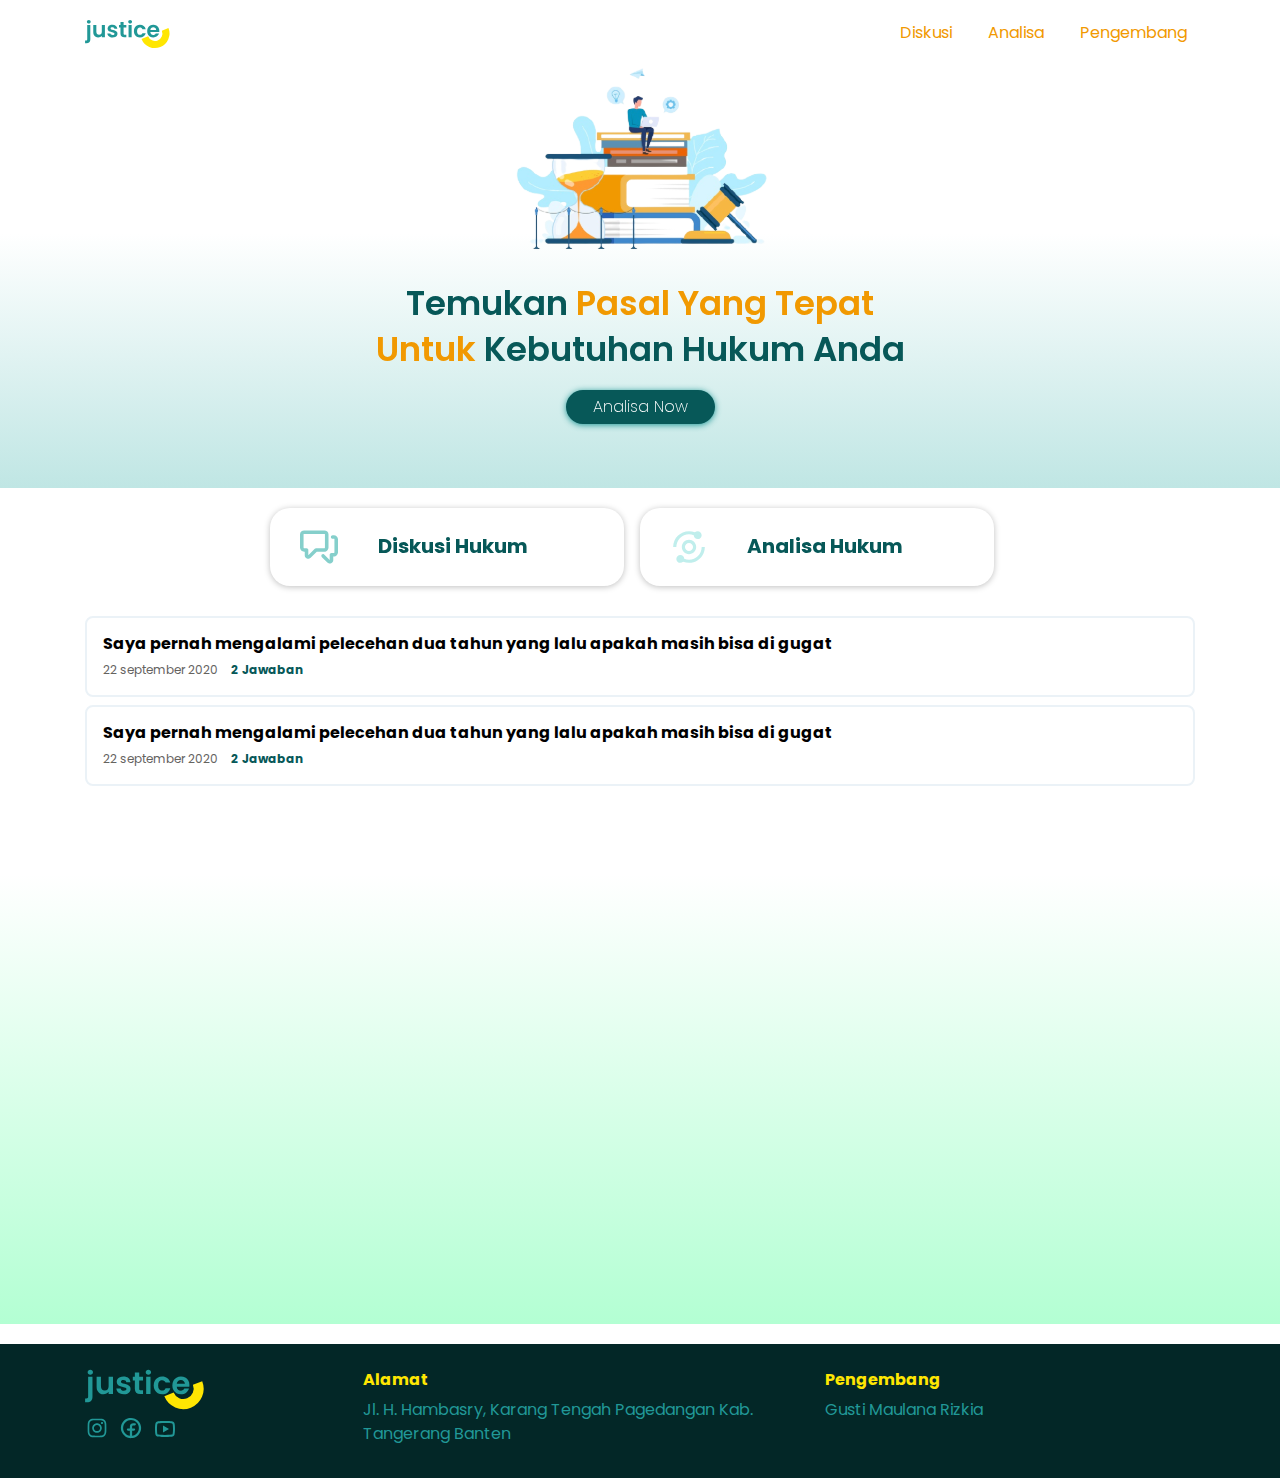
<file: index.html>
<!DOCTYPE html>
<html lang="en">
  <head>
    <meta charset="utf-8" />
    <meta
      name="viewport"
      content="width=device-width, initial-scale=1, shrink-to-fit=no"
    />
    <meta name="description" content="" />
    <meta name="author" content="" />

    <title>justify</title>

    <link href="https://unpkg.com/aos@2.3.1/dist/aos.css" rel="stylesheet" />
    <link href="style/main.css" rel="stylesheet" />
    <link rel="preconnect" href="https://fonts.gstatic.com" />
    <link
      href="https://fonts.googleapis.com/css2?family=Poppins:wght@200;400;600&display=swap"
      rel="stylesheet"
    />
  </head>

  <body>
    <nav class="navbar navbar-expand-lg">
      <div class="container">
        <a class="navbar-brand" href="index.html"
          ><img src="images/logo.svg" alt="logo" class="brand-logo img-fluid"
        /></a>
        <!-- <button class="navbar-toggler" type="button" data-toggle="collapse" data-target="#navbarSupportedContent" aria-controls="navbarSupportedContent" aria-expanded="false" aria-label="Toggle navigation">
          <span class="navbar-toggler-icon"></span>
        </button>  -->
        <div class="collapse navbar-collapse" id="navbarSupportedContent">
          <ul class="navbar-nav ml-auto">
            <li class="nav-item">
              <a class="nav-link" href="diskusi.html">Diskusi</a>
            </li>
            <li class="nav-item">
              <a class="nav-link" href="analisis.html">Analisa</a>
            </li>
            <li class="nav-item">
              <a class="nav-link" href="#">Pengembang</a>
            </li>
          </ul>
        </div>
      </div>
    </nav>

    <section class="hero">
      <div class="jumbotron jumbotron-fluid">
        <div class="container">
          <div class="row justify-content-center text-center">
            <div class="col-12" data-aos="fade-up" data-aos-delay="100">
              <img
                src="images/hero.svg"
                alt="hero"
                class="img-fluid animated"
              />
            </div>
            <div class="col-md-6" data-aos="fade-up" data-aos-delay="200">
              <h2>
                Temukan <span>Pasal Yang Tepat Untuk </span> Kebutuhan Hukum
                Anda
              </h2>
            </div>
            <div class="col-12" data-aos="fade-up" data-aos-delay="300">
              <a href="analisis.html" class="btn btn-penggugat">Analisa Now</a>
              <!-- <a href="gugat.html" class="btn btn-terdakwa">Terdakwa</a> -->
            </div>
          </div>
        </div>
      </div>
    </section>

    <div class="item-service">
      <div class="container">
        <div class="row justify-content-center no-gutters">
          <div
            class="col-md-4 col-6 text-center"
            data-aos="fade-right"
            data-aos-delay="100"
          >
            <a href="diskusi.html">
              <div class="card-service">
                <div class="row no-gutters text-left">
                  <div class="col-md-3 col-2 mr-1">
                    <img
                      src="images/icon/octicon_comment-discussion-16.svg"
                      alt="icon diskusi"
                      class="img-fluid icon-item"
                    />
                  </div>
                  <div class="col"><h6>Diskusi Hukum</h6></div>
                </div>
              </div>
            </a>
          </div>

          <div
            class="col-md-4 col-6 text-center"
            data-aos="fade-right"
            data-aos-delay="200"
          >
            <a href="analisis.html">
              <div class="card-service">
                <div class="row no-gutters text-left">
                  <div class="col-md-3 col-2 mr-1">
                    <img
                      src="images/icon/bx_bx-analyse.svg"
                      alt="icon diskusi"
                      class="img-fluid icon-item"
                    />
                  </div>
                  <div class="col"><h6>Analisa Hukum</h6></div>
                </div>
              </div>
            </a>
          </div>
        </div>
      </div>
    </div>

    <section class="diskusi">
      <div class="container">
        <div class="row">
          <div class="col-12 mb-2" data-aos="fade-up" data-aos-delay="300">
            <a href="detail-diskusi.html">
              <div class="card-diskuis">
                <h6>
                  Saya pernah mengalami pelecehan dua tahun yang lalu apakah
                  masih bisa di gugat
                </h6>
                <p>
                  22 september 2020
                  <span>2 Jawaban</span>
                </p>
              </div>
            </a>
          </div>
          <div class="col-12" data-aos="fade-up" data-aos-delay="400">
            <a href="detail-diskusi.html">
              <div class="card-diskuis">
                <h6>
                  Saya pernah mengalami pelecehan dua tahun yang lalu apakah
                  masih bisa di gugat
                </h6>
                <p>
                  22 september 2020
                  <span>2 Jawaban</span>
                </p>
              </div>
            </a>
          </div>
          <div
            class="col text-center mt-4"
            data-aos="fade-up"
            data-aos-delay="500"
          >
            <a href="diskusi.html" class="btn btn-diskusi-home">Go Diskusi</a>
          </div>
        </div>
      </div>
    </section>

    <section class="about">
      <div class="container">
        <div class="row">
          <div
            class="col-md-4"
            data-aos="flip-left"
            data-aos-duration="1000"
            data-aos-delay="100"
          >
            <img
              src="images/Group 7.svg"
              alt="img analisa"
              class="img-fluid animated"
            />
          </div>
          <div class="col-md-6" data-aos="zoom-in-up" data-aos-delay="200">
            <h2>Mesin Analisa Hukum</h2>
            <hr />
            <p>
              Kami hadir untuk mencari refrensi pegangan hukum yang sesuai
              dengan hukum Indonesia. Nikmati layanan hukum gratis kemudahan
              untuk mencari pegangan hukum
            </p>
            <a href="analisis.html" class="btn btn-penggugat">Go Analisa</a>
          </div>
        </div>
      </div>
    </section>

    <section class="footer">
      <div class="container">
        <div class="row no-gutters">
          <div class="col-6 col-md-3">
            <img src="images/logo.svg" alt="logo" class="img-fluid" />
            <div class="row">
              <div class="col">
                <img
                  src="images/icon/ant-design_instagram-outlined.svg"
                  alt="instagram"
                  class="img-fluid icon-sosmed float-left"
                />
                <img
                  src="images/icon/ph_facebook-logo-bold.svg"
                  alt="instagram"
                  class="img-fluid icon-sosmed float-left"
                />
                <img
                  src="images/icon/ri_youtube-line.svg"
                  alt="instagram"
                  class="img-fluid icon-sosmed"
                />
              </div>
              <!-- <div class="col">
                <img src="images/icon/ph_facebook-logo-bold.svg" alt="instagram" class="img-fluid w-50">
              </div>
              <div class="col">
                <img src="images/icon/ri_youtube-line.svg" alt="instagram" class="img-fluid w-50">
              </div> -->
            </div>
          </div>
          <div class="col-6 col-md-5">
            <h6>Alamat</h6>
            <p>
              Jl. H. Hambasry, Karang Tengah Pagedangan Kab. Tangerang Banten
            </p>
          </div>
          <div class="col-md-3">
            <div class="pengembang">
              <h6>Pengembang</h6>
              <p>Gusti Maulana Rizkia</p>
            </div>
          </div>
        </div>
      </div>
    </section>
    <!-- Bootstrap core JavaScript -->
    <script src="/vendor/jquery/jquery.slim.min.js"></script>
    <script src="/vendor/bootstrap/js/bootstrap.bundle.min.js"></script>
    <script src="https://unpkg.com/aos@2.3.1/dist/aos.js"></script>
    <script>
      AOS.init();
    </script>
  </body>
</html>
</file>
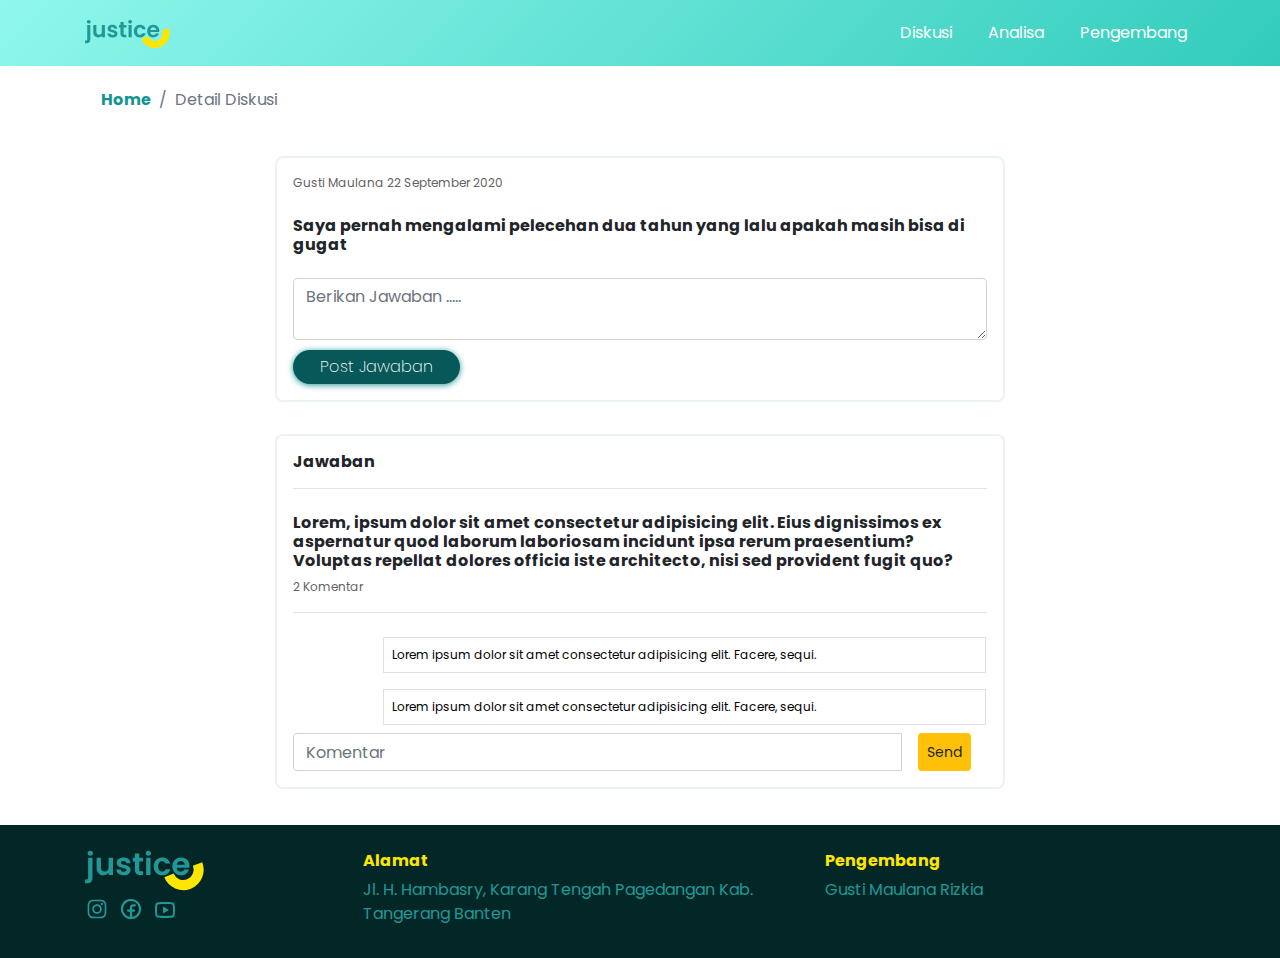
<file: detail-diskusi.html>
<!DOCTYPE html>
<html lang="en">
  <head>
    <meta charset="utf-8" />
    <meta
      name="viewport"
      content="width=device-width, initial-scale=1, shrink-to-fit=no"
    />
    <meta name="description" content="" />
    <meta name="author" content="" />

    <title>Detail Diskusi</title>

    <link href="https://unpkg.com/aos@2.3.1/dist/aos.css" rel="stylesheet" />
    <link href="style/main.css" rel="stylesheet" />
    <link rel="preconnect" href="https://fonts.gstatic.com" />
    <link
      href="https://fonts.googleapis.com/css2?family=Poppins:wght@200;400;600&display=swap"
      rel="stylesheet"
    />
  </head>

  <body>
    <nav class="navbar navbar-expand-lg navbar-diskusi">
      <div class="container">
        <a class="navbar-brand" href="index.html"
          ><img src="images/logo.svg" alt="logo" class="brand-logo img-fluid"
        /></a>
        <!-- <button class="navbar-toggler" type="button" data-toggle="collapse" data-target="#navbarSupportedContent" aria-controls="navbarSupportedContent" aria-expanded="false" aria-label="Toggle navigation">
          <span class="navbar-toggler-icon"></span>
        </button>  -->
        <div class="collapse navbar-collapse" id="navbarSupportedContent">
          <ul class="navbar-nav ml-auto">
            <li class="nav-item">
              <a class="nav-link" href="diskusi.html">Diskusi</a>
            </li>
            <li class="nav-item">
              <a class="nav-link" href="analisis.html">Analisa</a>
            </li>
            <li class="nav-item">
              <a class="nav-link" href="#">Pengembang</a>
            </li>
          </ul>
        </div>
      </div>
    </nav>

    <div class="container">
      <nav aria-label="breadcrumb">
        <ol class="breadcrumb">
          <li class="breadcrumb-item"><a href="#">Home</a></li>
          <li class="breadcrumb-item active" aria-current="page">
            Detail Diskusi
          </li>
        </ol>
      </nav>
    </div>
    <section class="pertanyaan">
      <div class="container">
        <div class="row justify-content-center">
          <div class="col-md-8 my-3">
            <div class="card-pertanyaan">
              <p class="nama-answer">Gusti Maulana 22 September 2020</p>
              <h6 class="my-4">
                Saya pernah mengalami pelecehan dua tahun yang lalu apakah masih
                bisa di gugat
              </h6>
              <div class="input-group">
                <textarea
                  name=""
                  id=""
                  class="form-control"
                  placeholder="Berikan Jawaban ....."
                ></textarea>
              </div>
              <button class="btn btn-penggugat">Post Jawaban</button>
            </div>
          </div>
          <div class="col-md-8 my-3">
            <div class="card-pertanyaan">
              <h6>Jawaban</h6>
              <hr />
              <h6 class="mt-4">
                Lorem, ipsum dolor sit amet consectetur adipisicing elit. Eius
                dignissimos ex aspernatur quod laborum laboriosam incidunt ipsa
                rerum praesentium? Voluptas repellat dolores officia iste
                architecto, nisi sed provident fugit quo?
              </h6>
              <p class="my-2">2 Komentar</p>
              <hr />
              <div class="row justify-content-end">
                <div class="col-10 border my-2 mr-3 p-2">
                  <p style="color: black">
                    Lorem ipsum dolor sit amet consectetur adipisicing elit.
                    Facere, sequi.
                  </p>
                </div>
                <div class="col-10 border my-2 mr-3 p-2">
                  <p style="color: black">
                    Lorem ipsum dolor sit amet consectetur adipisicing elit.
                    Facere, sequi.
                  </p>
                </div>
              </div>
              <div class="input-group">
                <input
                  type="text"
                  class="form-control"
                  placeholder="Komentar"
                />
                <button class="btn btn-warning btn-sm mx-3">Send</button>
              </div>
            </div>
          </div>
        </div>
      </div>
    </section>
    <section class="diskusi-detail">
      <div class="container"></div>
    </section>

    <section class="footer">
      <div class="container">
        <div class="row no-gutters">
          <div class="col-6 col-md-3">
            <img src="images/logo.svg" alt="logo" class="img-fluid" />
            <div class="row">
              <div class="col">
                <img
                  src="images/icon/ant-design_instagram-outlined.svg"
                  alt="instagram"
                  class="img-fluid icon-sosmed float-left"
                />
                <img
                  src="images/icon/ph_facebook-logo-bold.svg"
                  alt="instagram"
                  class="img-fluid icon-sosmed float-left"
                />
                <img
                  src="images/icon/ri_youtube-line.svg"
                  alt="instagram"
                  class="img-fluid icon-sosmed"
                />
              </div>
            </div>
          </div>
          <div class="col-6 col-md-5">
            <h6>Alamat</h6>
            <p>
              Jl. H. Hambasry, Karang Tengah Pagedangan Kab. Tangerang Banten
            </p>
          </div>
          <div class="col-md-3">
            <div class="pengembang">
              <h6>Pengembang</h6>
              <p>Gusti Maulana Rizkia</p>
            </div>
          </div>
        </div>
      </div>
    </section>

    <!-- Bootstrap core JavaScript -->
    <script src="/vendor/jquery/jquery.slim.min.js"></script>
    <script src="/vendor/bootstrap/js/bootstrap.bundle.min.js"></script>
    <script src="https://unpkg.com/aos@2.3.1/dist/aos.js"></script>
    <script>
      AOS.init();
    </script>
  </body>
</html>
</file>
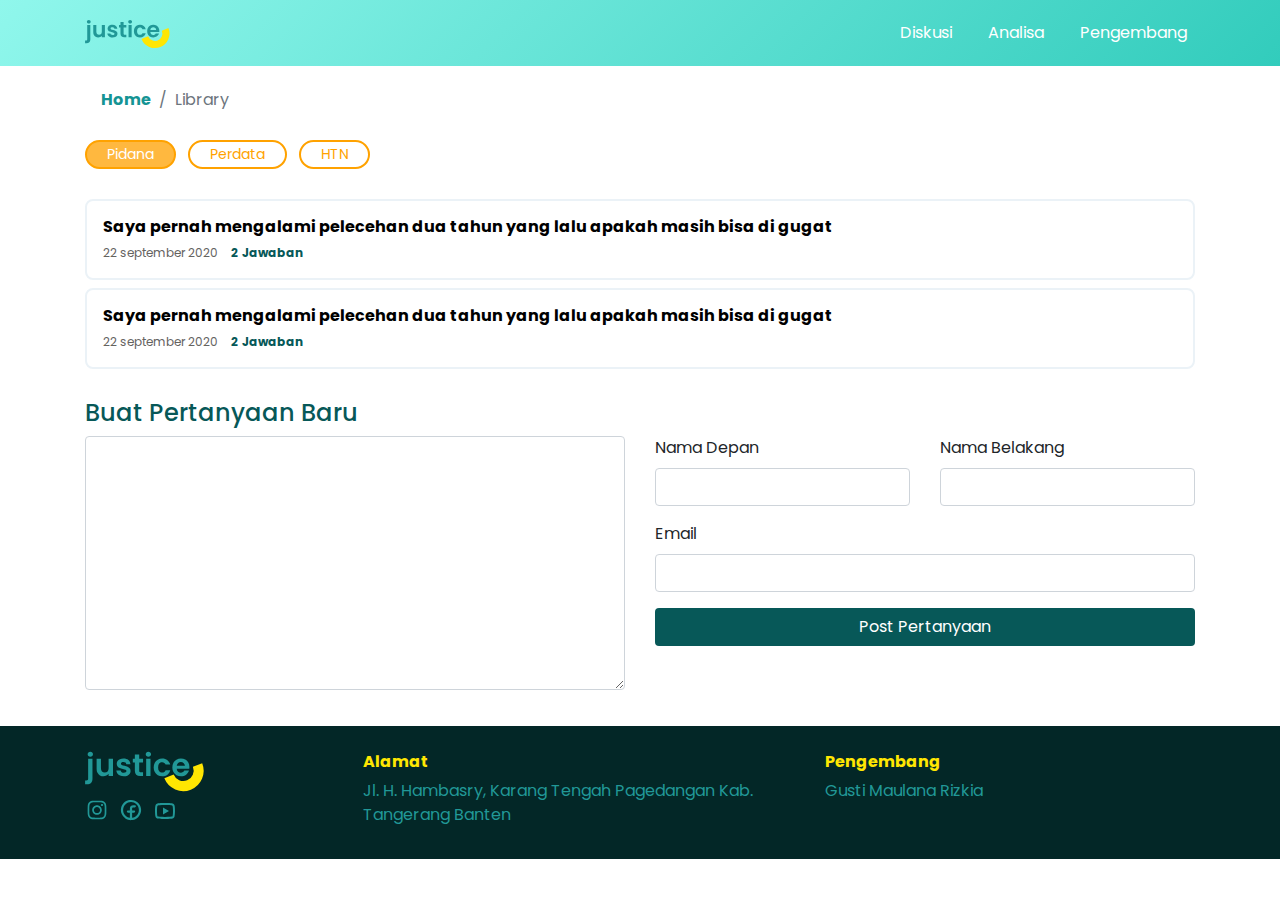
<file: diskusi.html>
<!DOCTYPE html>
<html lang="en">
  <head>
    <meta charset="utf-8" />
    <meta
      name="viewport"
      content="width=device-width, initial-scale=1, shrink-to-fit=no"
    />
    <meta name="description" content="" />
    <meta name="author" content="" />

    <title>justify Diskusi</title>

    <link href="https://unpkg.com/aos@2.3.1/dist/aos.css" rel="stylesheet" />
    <link href="style/main.css" rel="stylesheet" />
    <link rel="preconnect" href="https://fonts.gstatic.com">
    <link href="https://fonts.googleapis.com/css2?family=Poppins:wght@200;400;600&display=swap" rel="stylesheet">
  </head>

  <body>
    <nav class="navbar navbar-expand-lg navbar-diskusi">
      <div class="container">
        <a class="navbar-brand" href="index.html"><img src="images/logo.svg" alt="logo" class="brand-logo img-fluid"></a>
        <!-- <button class="navbar-toggler" type="button" data-toggle="collapse" data-target="#navbarSupportedContent" aria-controls="navbarSupportedContent" aria-expanded="false" aria-label="Toggle navigation">
          <span class="navbar-toggler-icon"></span>
        </button>  -->
        <div class="collapse navbar-collapse" id="navbarSupportedContent">
          <ul class="navbar-nav ml-auto">
            <li class="nav-item">
              <a class="nav-link" href="diskusi.html">Diskusi</a>
            </li>
            <li class="nav-item">
              <a class="nav-link" href="#">Analisa</a>
            </li>
            <li class="nav-item">
              <a class="nav-link" href="#">Pengembang</a>
            </li>
          </ul>
        </div>
      </div>
    </nav>
    <div class="container">
        <nav aria-label="breadcrumb">
            <ol class="breadcrumb">
              <li class="breadcrumb-item"><a href="#">Home</a></li>
              <li class="breadcrumb-item active" aria-current="page">Library</li>
            </ol>
          </nav>
          <section class="kategori-diskusi">
            <a href="" class="btn btn-kategori-diskusi active">
                Pidana
            </a> 
            <a href="" class="btn btn-kategori-diskusi">
                Perdata
            </a>
            <a href="" class="btn btn-kategori-diskusi">
                HTN
            </a>
          </section>
    </div>

    <section class="diskusi">
        <div class="container">
          <div class="row">
            <div class="col-12 mb-2">
              <a href="detail-diskusi.html">
                <div class="card-diskuis">
                  <h6>Saya pernah mengalami pelecehan dua tahun yang lalu apakah masih bisa di gugat </h6>
                  <p>22 september 2020
                    <span>2 Jawaban</span>
                  </p>
                </div>
              </a>
            </div>
            <div class="col-12 ">
              <a href="detail-diskusi.html">
                <div class="card-diskuis">
                  <h6>Saya pernah mengalami pelecehan dua tahun yang lalu apakah masih bisa di gugat </h6>
                  <p>22 september 2020
                    <span>2 Jawaban</span>
                  </p>
                </div>
              </a>
            </div>
          </div>
        </div>
      </section>
      <section class="pertanyaan-baru">
        <div class="container">
            <div class="row">
                <div class="col-12">
                    <h4>Buat Pertanyaan Baru</h4>
                </div>
                <div class="col-md-6">
                    <div class="form-group">
                        <textarea name="" id="" cols="30" rows="10" class="form-control"></textarea>
                    </div>
                </div>
                <div class="col-md-6">
                    <div class="row">
                        <div class="col-6">
                            <div class="form-group">
                                <label for="">Nama Depan</label>
                                <input type="text" class="form-control">
                            </div>
                        </div>
                        <div class="col-6">
                            <div class="form-group">
                                <label for="">Nama Belakang</label>
                                <input type="text" class="form-control">
                            </div>
                        </div>
                        <div class="col-12">
                            <div class="form-group">
                                <label for="">Email</label>
                                <input type="text" class="form-control">
                            </div>
                        </div>
                        <div class="col-12">
                            <button class="btn btn-pertanyaan btn-block">Post Pertanyaan</button>
                        </div>
                    </div>
                </div>
                
            </div>
        </div>
      </section>
    
      <section class="footer">
        <div class="container">
          <div class="row no-gutters">
            <div class="col-6 col-md-3">
              <img src="images/logo.svg" alt="logo" class="img-fluid">
              <div class="row">
                <div class="col">
                  <img src="images/icon/ant-design_instagram-outlined.svg" alt="instagram" class="img-fluid icon-sosmed float-left"> 
                  <img src="images/icon/ph_facebook-logo-bold.svg" alt="instagram" class="img-fluid icon-sosmed float-left">
                  <img src="images/icon/ri_youtube-line.svg" alt="instagram" class="img-fluid icon-sosmed">
                </div>
                <!-- <div class="col">
                  <img src="images/icon/ph_facebook-logo-bold.svg" alt="instagram" class="img-fluid w-50">
                </div>
                <div class="col">
                  <img src="images/icon/ri_youtube-line.svg" alt="instagram" class="img-fluid w-50">
                </div> -->
              </div>
            </div>
            <div class="col-6 col-md-5">
              <h6>Alamat</h6>
              <p>Jl. H. Hambasry, Karang Tengah Pagedangan Kab. Tangerang Banten</p>
            </div>
            <div class="col-md-3 ">
              <div class="pengembang">
                <h6>Pengembang</h6>
              <p>Gusti Maulana Rizkia</p>
              </div>
            </div>
          </div>
        </div>
      </section>

    
<!--   
    <section class="footer">
      <div class="container">
        <div class="row no-gutters">
          <div class="col-6 col-md-3">
            <img src="images/logo.svg" alt="logo" class="img-fluid">
            <div class="row">
              <div class="col">
                <img src="images/icon/ant-design_instagram-outlined.svg" alt="instagram" class="img-fluid icon-sosmed float-left"> 
                <img src="images/icon/ph_facebook-logo-bold.svg" alt="instagram" class="img-fluid icon-sosmed float-left">
                <img src="images/icon/ri_youtube-line.svg" alt="instagram" class="img-fluid icon-sosmed">
              </div>
            </div>
          </div>
          <div class="col-6 col-md-5">
            <h6>Alamat</h6>
            <p>Jl. H. Hambasry, Karang Tengah Pagedangan Kab. Tangerang Banten</p>
          </div>
          <div class="col-md-3 ">
            <div class="pengembang">
              <h6>Pengembang</h6>
            <p>Gusti Maulana Rizkia</p>
            </div>
          </div>
        </div>
      </div>
    </section> -->
    <!-- Bootstrap core JavaScript -->
    <script src="/vendor/jquery/jquery.slim.min.js"></script>
    <script src="/vendor/bootstrap/js/bootstrap.bundle.min.js"></script>
    <script src="https://unpkg.com/aos@2.3.1/dist/aos.js"></script>
    <script>
      AOS.init();
    </script>
  </body>
</html>
</file>
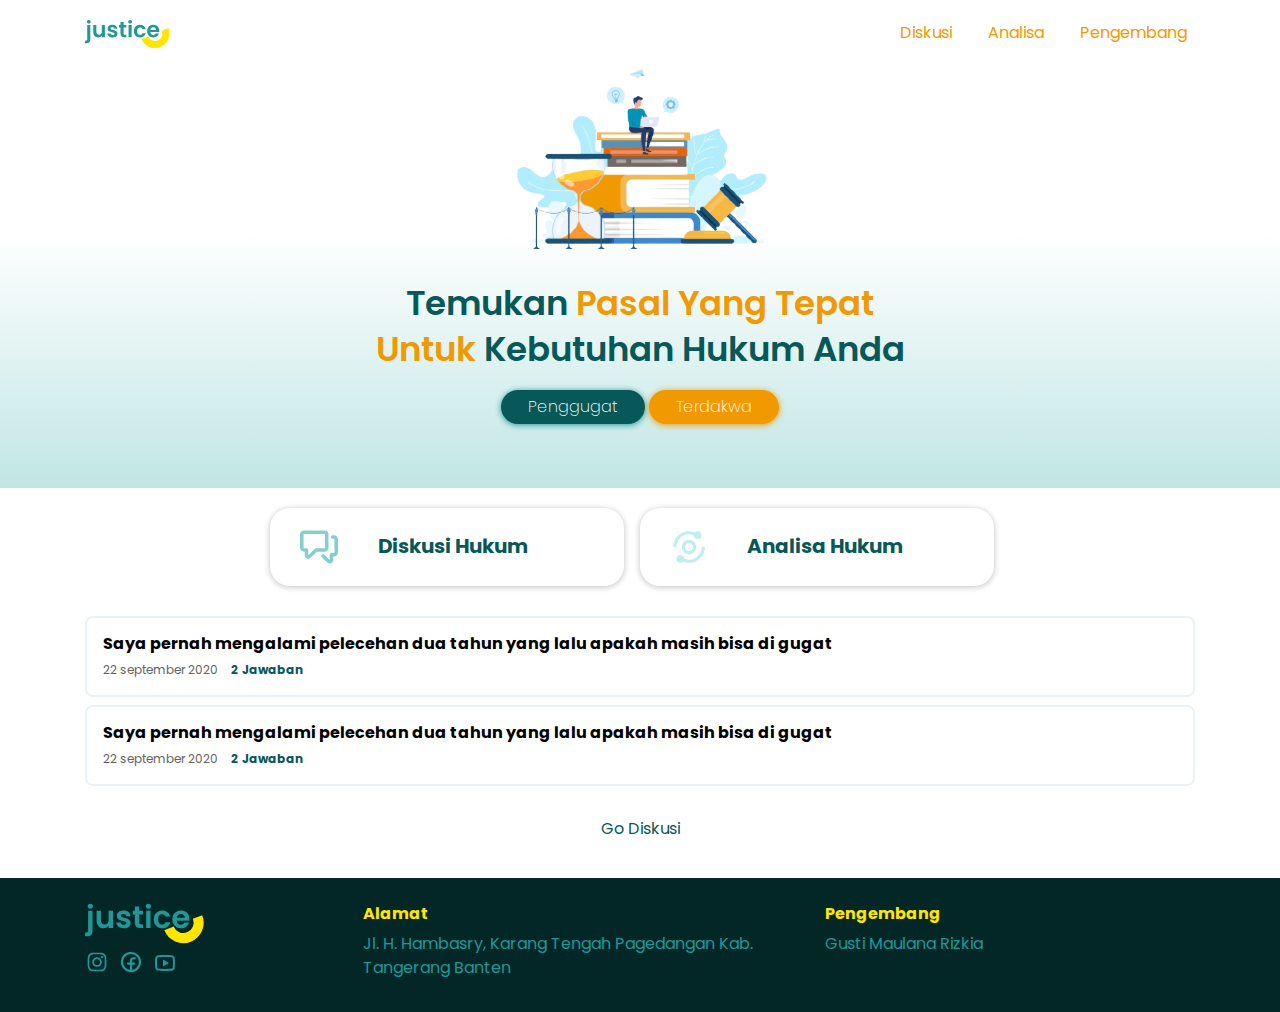
<file: index3.html>
<!DOCTYPE html>
<html lang="en">
  <head>
    <meta charset="utf-8" />
    <meta
      name="viewport"
      content="width=device-width, initial-scale=1, shrink-to-fit=no"
    />
    <meta name="description" content="" />
    <meta name="author" content="" />

    <title>justify</title>

    <link href="https://unpkg.com/aos@2.3.1/dist/aos.css" rel="stylesheet" />
    <link href="style/main.css" rel="stylesheet" />
    <link rel="preconnect" href="https://fonts.gstatic.com">
    <link href="https://fonts.googleapis.com/css2?family=Poppins:wght@200;400;600&display=swap" rel="stylesheet">
  </head>

  <body>
    <nav class="navbar navbar-expand-lg">
      <div class="container">
        <a class="navbar-brand" href="index.html"><img src="images/logo.svg" alt="logo" class="brand-logo img-fluid"></a>
        <!-- <button class="navbar-toggler" type="button" data-toggle="collapse" data-target="#navbarSupportedContent" aria-controls="navbarSupportedContent" aria-expanded="false" aria-label="Toggle navigation">
          <span class="navbar-toggler-icon"></span>
        </button>  -->
        <div class="collapse navbar-collapse" id="navbarSupportedContent">
          <ul class="navbar-nav ml-auto">
            <li class="nav-item">
              <a class="nav-link" href="diskusi.html">Diskusi</a>
            </li>
            <li class="nav-item">
              <a class="nav-link" href="#">Analisa</a>
            </li>
            <li class="nav-item">
              <a class="nav-link" href="#">Pengembang</a>
            </li>
          </ul>
        </div>
      </div>
    </nav>
  
    <section class="hero">
      <div class="jumbotron jumbotron-fluid">
        <div class="container">
          <div class="row justify-content-center text-center">
            <div class="col-12">
              <img src="images/hero.svg" alt="hero" class="img-fluid">
              
            </div>
            <div class="col-md-6">
              <h2>Temukan <span>Pasal Yang Tepat Untuk </span> Kebutuhan Hukum Anda</h2>
            </div>
            <div class="col-12">
              <a href="gugat.html" class="btn btn-penggugat">Penggugat</a> 
              <a href="gugat.html" class="btn btn-terdakwa">Terdakwa</a>
            </div>
          </div>
        </div>
      </div>
    </section>
  
    <div class="item-service">
      <div class="container">
        <div class="row justify-content-center no-gutters">
          <div class="col-md-4 col-6 text-center ">
            <a href="diskusi.html">
              <div class="card-service">
                <div class="row no-gutters text-left">
                  <div class="col-md-3 col-2 mr-1">
                    <img src="images/icon/octicon_comment-discussion-16.svg" alt="icon diskusi" class="img-fluid icon-item">
                  </div>
                  <div class="col"><h6 >Diskusi Hukum</h6></div>
                </div>
              </div>
            </a>
          </div>
          
          <div class="col-md-4 col-6 text-center">
            <a href="">
              <div class="card-service">
                <div class="row no-gutters text-left">
                  <div class="col-md-3 col-2 mr-1">
                    <img src="images/icon/bx_bx-analyse.svg" alt="icon diskusi" class="img-fluid icon-item">
                  </div>
                  <div class="col"><h6 >Analisa Hukum</h6></div>
                </div>
              </div>
            </a>
          </div>
        </div>
      </div>
    </div>
  
    <section class="diskusi">
      <div class="container">
        <div class="row">
          <div class="col-12 mb-2">
            <a href="detail-diskusi.html">
              <div class="card-diskuis">
                <h6>Saya pernah mengalami pelecehan dua tahun yang lalu apakah masih bisa di gugat </h6>
                <p>22 september 2020
                  <span>2 Jawaban</span>
                </p>
              </div>
            </a>
          </div>
          <div class="col-12 ">
            <a href="detail-diskusi.html">
              <div class="card-diskuis">
                <h6>Saya pernah mengalami pelecehan dua tahun yang lalu apakah masih bisa di gugat </h6>
                <p>22 september 2020
                  <span>2 Jawaban</span>
                </p>
              </div>
            </a>
          </div>
          <div class="col text-center mt-4">
            <a href="diskusi.html" class="btn btn-diskusi">Go Diskusi</a>
          </div>
        </div>
      </div>
    </section>
  
    <section class="footer">
      <div class="container">
        <div class="row no-gutters">
          <div class="col-6 col-md-3">
            <img src="images/logo.svg" alt="logo" class="img-fluid">
            <div class="row">
              <div class="col">
                <img src="images/icon/ant-design_instagram-outlined.svg" alt="instagram" class="img-fluid icon-sosmed float-left"> 
                <img src="images/icon/ph_facebook-logo-bold.svg" alt="instagram" class="img-fluid icon-sosmed float-left">
                <img src="images/icon/ri_youtube-line.svg" alt="instagram" class="img-fluid icon-sosmed">
              </div>
              <!-- <div class="col">
                <img src="images/icon/ph_facebook-logo-bold.svg" alt="instagram" class="img-fluid w-50">
              </div>
              <div class="col">
                <img src="images/icon/ri_youtube-line.svg" alt="instagram" class="img-fluid w-50">
              </div> -->
            </div>
          </div>
          <div class="col-6 col-md-5">
            <h6>Alamat</h6>
            <p>Jl. H. Hambasry, Karang Tengah Pagedangan Kab. Tangerang Banten</p>
          </div>
          <div class="col-md-3 ">
            <div class="pengembang">
              <h6>Pengembang</h6>
            <p>Gusti Maulana Rizkia</p>
            </div>
          </div>
        </div>
      </div>
    </section>
    <!-- Bootstrap core JavaScript -->
    <script src="/vendor/jquery/jquery.slim.min.js"></script>
    <script src="/vendor/bootstrap/js/bootstrap.bundle.min.js"></script>
    <script src="https://unpkg.com/aos@2.3.1/dist/aos.js"></script>
    <script>
      AOS.init();
    </script>
  </body>
</html>
</file>
